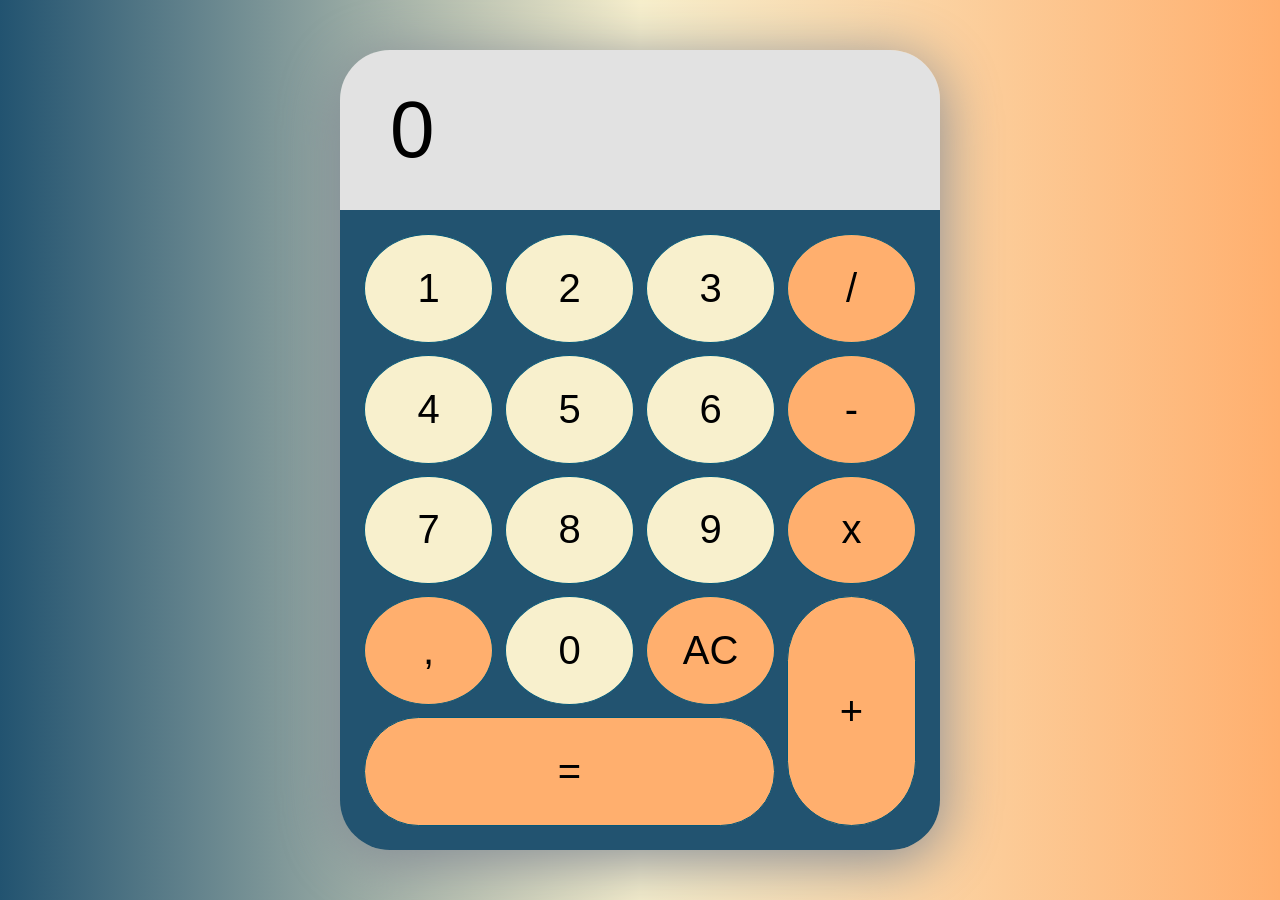
<file: index.html>
<!doctype html>
<html lang="en">
  <head>
    <meta charset="UTF-8" />
    <meta name="viewport" content="width=device-width, initial-scale=1.0" />
    <title>calculator</title>
    <link rel="icon" type="image/png" href="img/icon.png" />
    <link rel="stylesheet" href="css/calculator.css"/>
  </head>
  <body>
    <section class="layout">
      <div class="box">
        <div  id="Display" >0</div>
        <div class="Dokmeh">
          <button onclick="showNumber(1)"      class="b-1">1</button>
          <button onclick="showNumber(2)"      class="b-2">2</button>
          <button onclick="showNumber(3)"      class="b-3">3</button>
          <button onclick="setOperator('/')"   class="bDivision">/</button>
          <button onclick="showNumber(4)"      class="b-4">4</button>
          <button onclick="showNumber(5)"      class="b-5">5</button>
          <button onclick="showNumber(6)"      class="b-6">6</button>
          <button onclick="setOperator('-')"   class="bSubtraction">-</button>
          <button onclick="showNumber(7)"      class="b-7">7</button>
          <button onclick="showNumber(8)"      class="b-8">8</button>
          <button onclick="showNumber(9)"      class="b-9">9</button>
          <button onclick="setOperator('x')"   class="bMultiplication">x</button>
          <button onclick="AddDot()"           class="bDot">,</button>
          <button onclick="showNumber(0)"      class="b-0">0</button>
          <button onclick="clearAll()"         class="bClear">AC</button>
          <button onclick="setOperator('+')"   class="bAddition">+</button>
          <button onclick="BEqual('=')"        class="bEqual">=</button>
        </div>
      </div>
    </section>
  </body>
  <script src="js/calculator.js">
    
  </script>
  <!-- test ///// -->
</html>
</file>
<file: css/calculator.css>
* {
  margin: 0;
  padding: 0;
  box-sizing: border-box;
}
.layout {
  width: 100%;
  height: 100svh;
  /* border: 1px solid rgb(153, 56, 56);  */
  background: linear-gradient(90deg,rgba(34, 83, 112, 1) 0%, rgba(248, 240, 205, 1) 50%, rgba(255, 175, 110, 1) 100%);
  display: flex;
  justify-content: center;
  align-items: center;
  > .box {
    width: 600px;
    height: 800px;
    /* border: 1px solid black; */
    border-radius: 50px;
    /* background-color: brown; */
    overflow: hidden;
    transition: 0.4s;
    box-shadow: 0px 10px 60px 0px rgb(130, 137, 148);
    &:hover{
        box-shadow:0px 10px 60px 0px rgb(34, 83, 112);
    }
    >#Display {
      width: 100%;
      height: 20%;
      display: flex;
      justify-content: flex-start;
      padding: 50px;
      align-items: center;
      font-size: 80px;
      font-family: Arial, "Helvetica Neue", Helvetica, sans-serif;
      
      background-color: rgb(226, 226, 226);
    }
    /* //////////////end////////////////// */
    >.Dokmeh{
        width: 100%;
        height: 80%;
        background-color: rgb(34, 83, 112);
        display: grid;        
        grid-template-columns: 1fr 1fr 1fr 1fr;
        gap: 12px;
        padding: 24px;
        
        *{
            font-size: 40px;
            background-color: rgb(248, 240, 205);
            border-radius: 100%;
            border: 1px solid rgb(5, 88, 121);
            transition: 0.4s;
            
            
            &:hover{
                background-color: rgb(153, 187, 98);
                
            }
        }
        
    .bEqual{
        grid-column: span 3;
        border-radius: 150px;
    }
    .bAddition{
        grid-row: span 2;
        border-radius: 150px;
    }
    .bDivision,.bAddition,.bEqual,.bMultiplication,.bSubtraction,.bClear,.bDot{
        background-color: rgb(255, 175, 110);
        &:hover{
            background-color: rgb(153, 187, 98);
        }
    }

       
        /* ////////////// */

    }
    
  }
}
</file>
<file: css/calculatur.css>
* {
  margin: 0;
  padding: 0;
  box-sizing: border-box;
}
.layout {
  width: 100%;
  height: 100svh;
  /* border: 1px solid rgb(153, 56, 56);  */
  background: linear-gradient(90deg,rgba(34, 83, 112, 1) 0%, rgba(248, 240, 205, 1) 50%, rgba(255, 175, 110, 1) 100%);
  display: flex;
  justify-content: center;
  align-items: center;
  > .box {
    width: 600px;
    height: 800px;
    /* border: 1px solid black; */
    border-radius: 50px;
    /* background-color: brown; */
    overflow: hidden;
    transition: 0.4s;
    box-shadow: 0px 10px 60px 0px rgb(130, 137, 148);
    &:hover{
        box-shadow:0px 10px 60px 0px rgb(34, 83, 112);
    }
    >#Display {
      width: 100%;
      height: 20%;
      display: flex;
      justify-content: flex-start;
      padding: 50px;
      align-items: center;
      font-size: 80px;
      font-family: Arial, "Helvetica Neue", Helvetica, sans-serif;
      
      background-color: rgb(226, 226, 226);
    }
    /* //////////////end////////////////// */
    >.Dokmeh{
        width: 100%;
        height: 80%;
        background-color: rgb(34, 83, 112);
        display: grid;        
        grid-template-columns: 1fr 1fr 1fr 1fr;
        gap: 12px;
        padding: 24px;
        
        *{
            font-size: 40px;
            background-color: rgb(248, 240, 205);
            border-radius: 100%;
            border: 1px solid rgb(5, 88, 121);
            transition: 0.4s;
            
            
            &:hover{
                background-color: rgb(153, 187, 98);
                
            }
        }
        
    .bEqual{
        grid-column: span 3;
        border-radius: 150px;
    }
    .bAddition{
        grid-row: span 2;
        border-radius: 150px;
    }
    .bDivision,.bAddition,.bEqual,.bMultiplication,.bSubtraction,.bClear,.bDot{
        background-color: rgb(255, 175, 110);
        &:hover{
            background-color: rgb(153, 187, 98);
        }
    }

       
        /* ////////////// */

    }
    
  }
}
</file>
